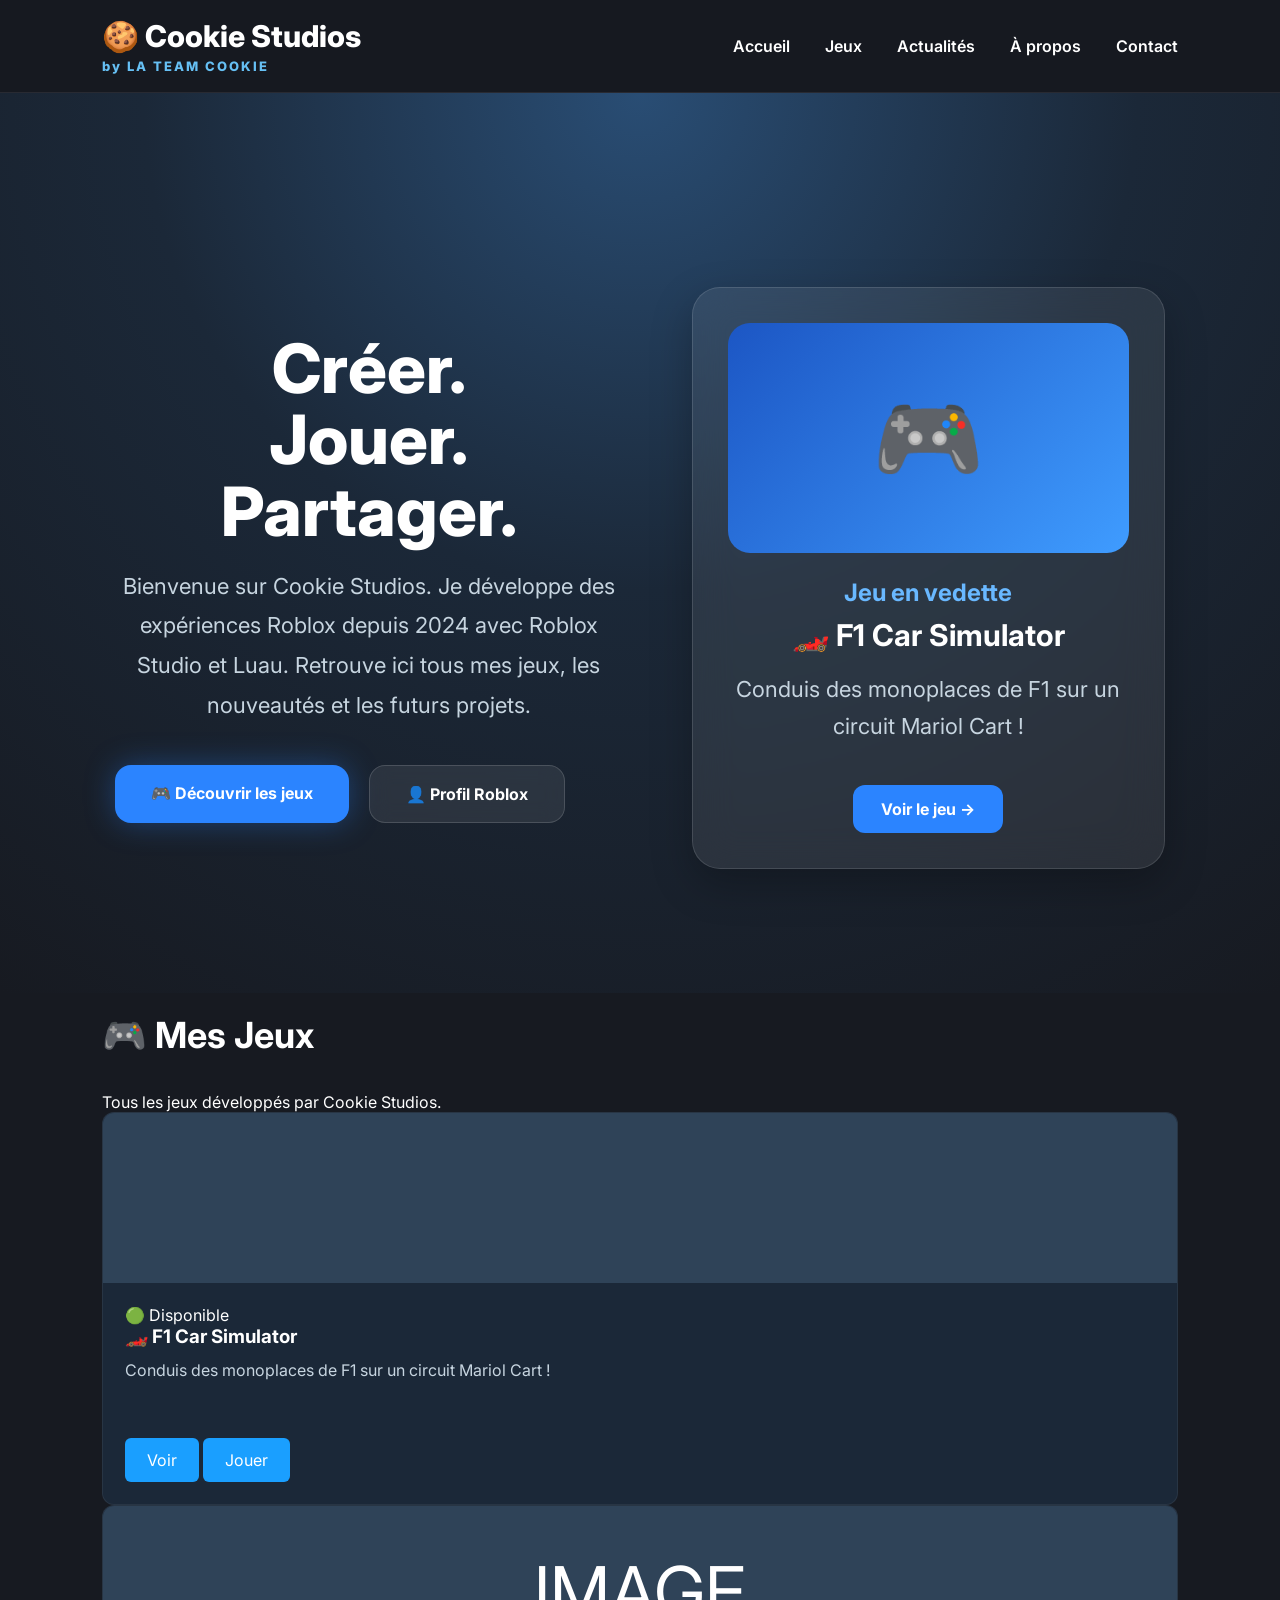
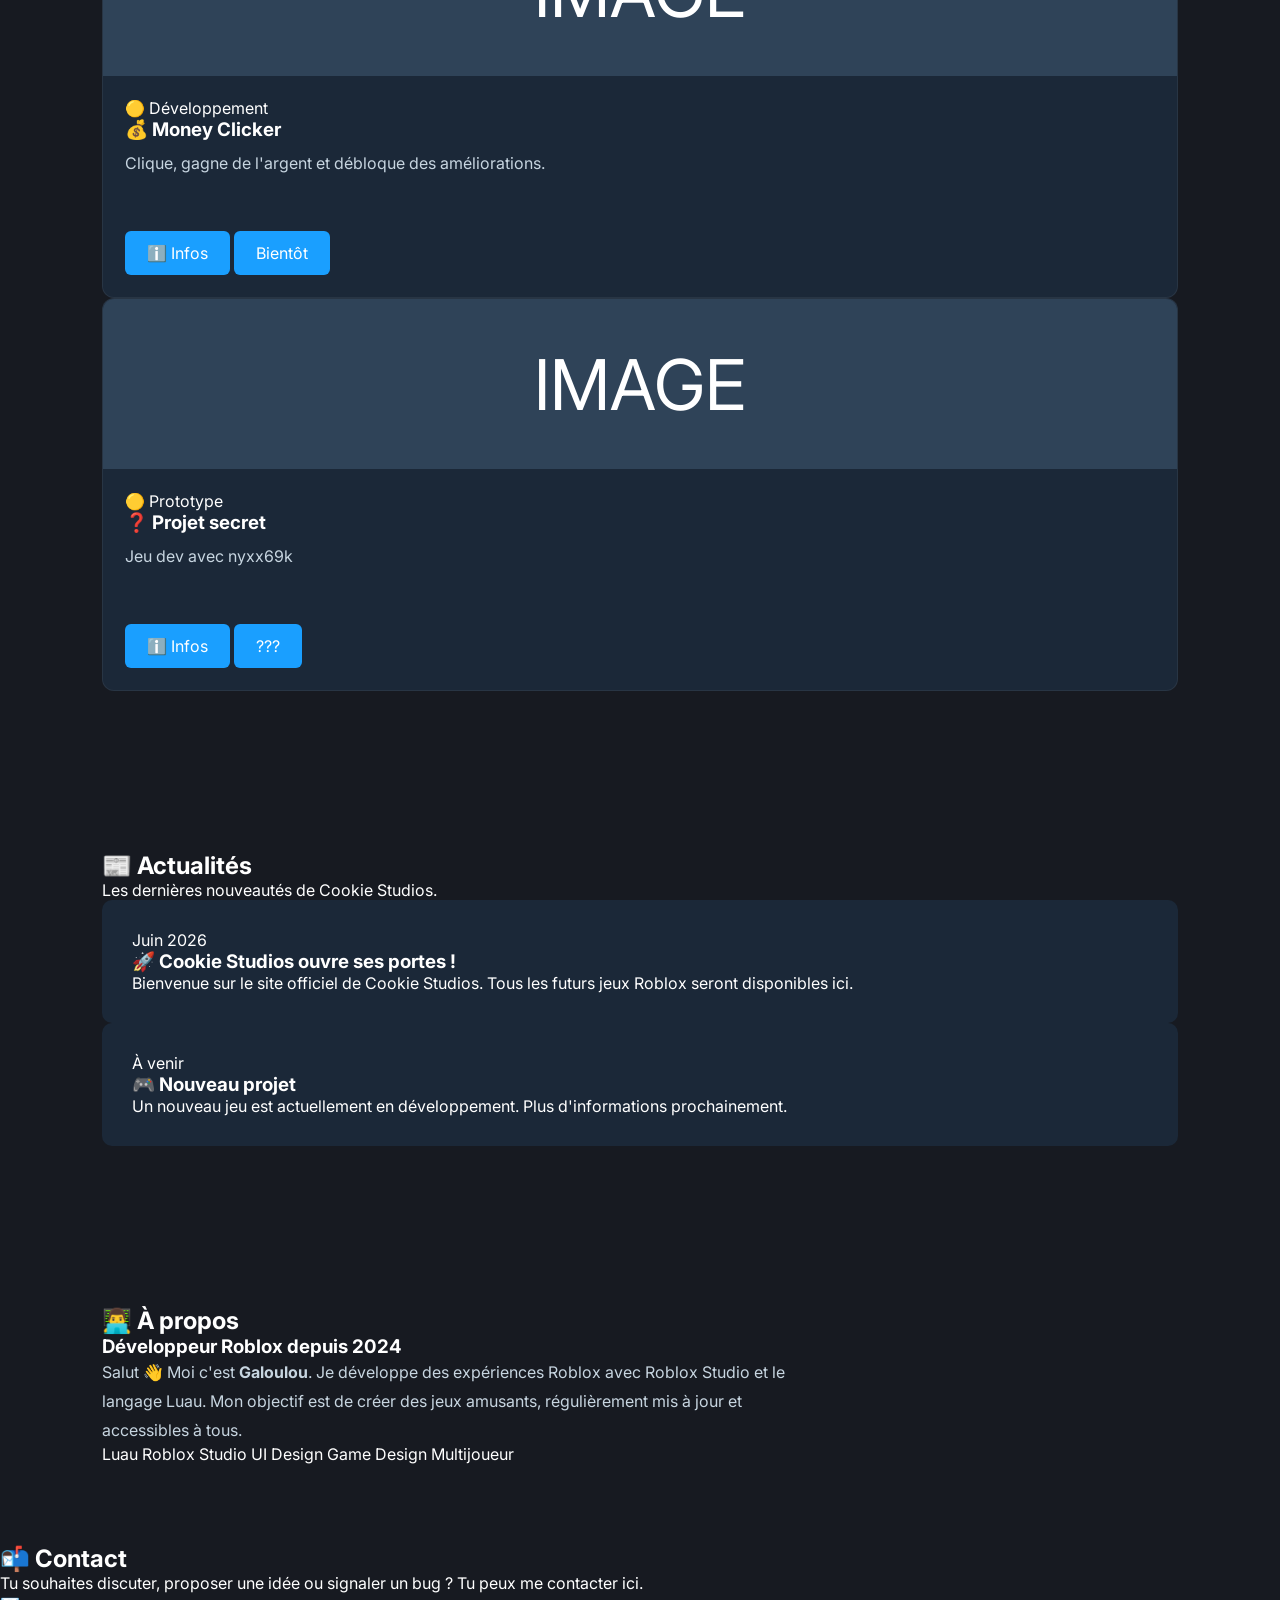
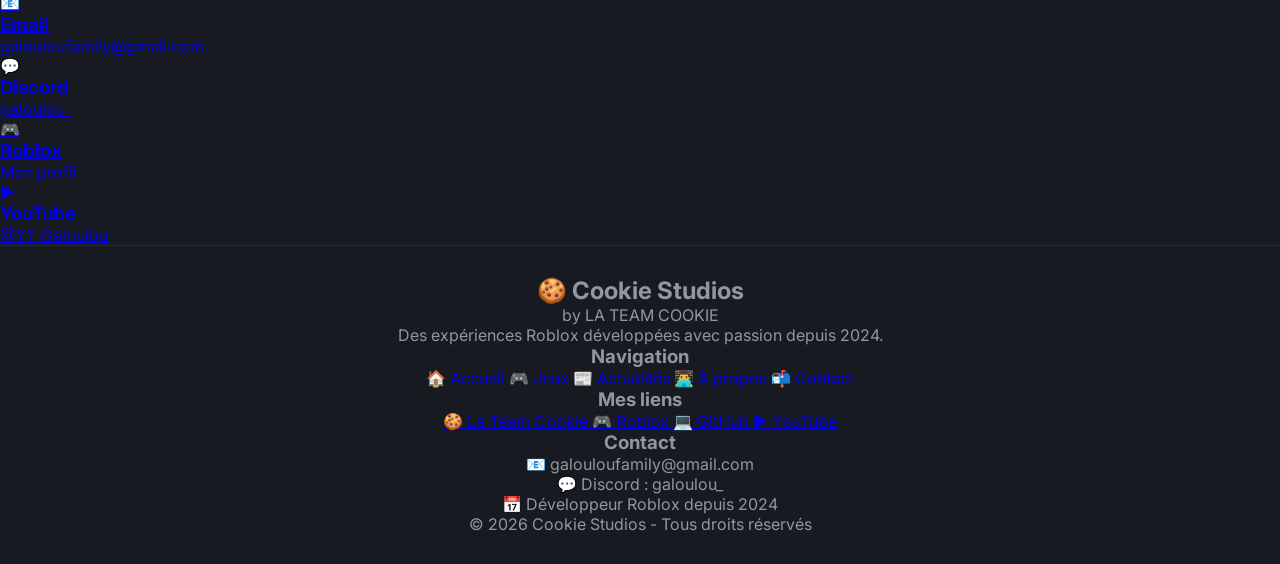
<file: index.html>
<!DOCTYPE html>
<html lang="fr">

<head>

<meta charset="UTF-8">
<meta name="viewport" content="width=device-width, initial-scale=1.0">

<title>🍪 Cookie Studios</title>

<link rel="icon"
href="data:image/svg+xml,<svg xmlns=%22http://www.w3.org/2000/svg%22 viewBox=%220 0 100 100%22><text y=%22.9em%22 font-size=%2290%22>🍪</text></svg>">

<link rel="stylesheet" href="style.css">

<link rel="preconnect" href="https://fonts.googleapis.com">
<link rel="preconnect" href="https://fonts.gstatic.com" crossorigin>

<link href="https://fonts.googleapis.com/css2?family=Inter:wght@300;400;500;600;700;800&display=swap" rel="stylesheet">

</head>

<body>

<header>

<div class="logo">

<a href="https://galoulou.github.io/la-team-cookie/">

🍪 Cookie Studios

</a>

<span>by LA TEAM COOKIE</span>

</div>

<nav>

<a href="#">Accueil</a>

<a href="#games">Jeux</a>

<a href="#news">Actualités</a>

<a href="#about">À propos</a>

<a href="#contact">Contact</a>

</nav>

</header>

<section class="hero">

<div class="hero-left">

<h1>

Créer.<br>

Jouer.<br>

Partager.

</h1>

<p>

Bienvenue sur Cookie Studios.

Je développe des expériences Roblox depuis 2024 avec Roblox Studio et Luau.

Retrouve ici tous mes jeux, les nouveautés et les futurs projets.

</p>

<div class="hero-buttons">

<a
class="main-btn"
href="#games">

🎮 Découvrir les jeux

</a>

<a
class="secondary-btn"
target="_blank"
href="href="https://www.roblox.com/fr/games/120422444595323/New-Update-F1-Car-Simulator"">

👤 Profil Roblox

</a>

</div>

</div>

<div class="hero-right">

<div class="featured-game">

<div class="featured-image">

🎮

</div>

<h2>

Jeu en vedette

</h2>

<h3>

🏎️ F1 Car Simulator

</h3>

<p>

Conduis des monoplaces de F1 sur un circuit Mariol Cart !

</p>

<a
class="play-btn"
href="#games">

Voir le jeu →

</a>

</div>

</div>

</section>

<section id="games">

<div class="section-title">

<h2>

🎮 Mes Jeux

</h2>

<p>

Tous les jeux développés par Cookie Studios.

</p>

</div>

<div class="games-grid">

<div class="game-card">

<div class="game-image">

</div>

<div class="game-content">

<span class="status online">

🟢 Disponible

</span>

<h3>

🏎️ F1 Car Simulator

</h3>

<p>

Conduis des monoplaces de F1 sur un circuit Mariol Cart !

</p>

<div class="game-buttons">

<a href="#">

Voir

</a>

<a
target="_blank"
href="https://www.roblox.com/fr/users/4710906672/profile">

Jouer

</a>

</div>

</div>

</div>

<div class="game-card">

<div class="game-image">

IMAGE

</div>

<div class="game-content">

<span class="status beta">

🟡 Développement

</span>

<h3>

💰 Money Clicker

</h3>

<p>

Clique, gagne de l'argent et débloque des améliorations.

</p>

<div class="game-buttons">

<a href="#">

ℹ️ Infos

</a>

<a href="#">

Bientôt

</a>

</div>

</div>

</div>

<div class="game-card">

<div class="game-image">

IMAGE

</div>

<div class="game-content">

<span class="status beta">

🟡 Prototype

</span>

<h3>

❓ Projet secret

</h3>

<p>

Jeu dev avec nyxx69k 

</p>

<div class="game-buttons">

<a href="#">

ℹ️ Infos

</a>

<a href="#">

???

</a>

</div>

</div>

</div>

</div>

</section>
<section id="news">

    <div class="section-title">

        <h2>📰 Actualités</h2>

        <p>
            Les dernières nouveautés de Cookie Studios.
        </p>

    </div>

    <div class="news-grid">

        <div class="news-card">

            <span class="news-date">
                Juin 2026
            </span>

            <h3>
                🚀 Cookie Studios ouvre ses portes !
            </h3>

            <p>
                Bienvenue sur le site officiel de Cookie Studios.
                Tous les futurs jeux Roblox seront disponibles ici.
            </p>

        </div>

        <div class="news-card">

            <span class="news-date">
                À venir
            </span>

            <h3>
                🎮 Nouveau projet
            </h3>

            <p>
                Un nouveau jeu est actuellement en développement.
                Plus d'informations prochainement.
            </p>

        </div>

    </div>

</section>

<section id="about">

    <div class="section-title">

        <h2>👨‍💻 À propos</h2>

    </div>

    <div class="about-box">

        <h3>
            Développeur Roblox depuis 2024
        </h3>

        <p>

            Salut 👋

            Moi c'est <strong>Galoulou</strong>.

            Je développe des expériences Roblox avec Roblox Studio
            et le langage Luau.

            Mon objectif est de créer des jeux amusants,
            régulièrement mis à jour et accessibles à tous.

        </p>

        <div class="skills">

            <span>Luau</span>

            <span>Roblox Studio</span>

            <span>UI Design</span>

            <span>Game Design</span>

            <span>Multijoueur</span>

        </div>

    </div>

</section>

<section id="contact">

<h2 class="section-title">
📬 Contact
</h2>

<p class="contact-text">
Tu souhaites discuter, proposer une idée ou signaler un bug ?
Tu peux me contacter ici.
</p>

<div class="contact-grid">

<a href="mailto:galouloufamily@gmail.com" class="contact-card">

<div class="icon">📧</div>

<h3>Email</h3>

<p>galouloufamily@gmail.com</p>

</a>

<a href="https://discord.gg/y2CqfuQHKR"
target="_blank"
class="contact-card">

<div class="icon">💬</div>

<h3>Discord</h3>

<p>galoulou_</p>

</a>

<a href="https://www.roblox.com/fr/users/4710906672/profile"
target="_blank"
class="contact-card">

<div class="icon">🎮</div>

<h3>Roblox</h3>

<p>Mon profil</p>

</a>

<a href="https://www.youtube.com/@YT_Galoulou"
target="_blank"
class="contact-card">

<div class="icon">▶️</div>

<h3>YouTube</h3>

<p>@YT_Galoulou</p>

</a>
</div>
</section>
<footer>

    <div class="footer-container">

        <div class="footer-logo">

            <h2>🍪 Cookie Studios</h2>

            <p>
                by LA TEAM COOKIE
            </p>

            <p class="footer-description">
                Des expériences Roblox développées avec passion depuis 2024.
            </p>

        </div>

        <div class="footer-links">

            <h3>Navigation</h3>

            <a href="#">🏠 Accueil</a>
            <a href="#games">🎮 Jeux</a>
            <a href="#news">📰 Actualités</a>
            <a href="#about">👨‍💻 À propos</a>
            <a href="#contact">📬 Contact</a>

        </div>

        <div class="footer-links">

            <h3>Mes liens</h3>

            <a target="_blank"
               href="https://galoulou.github.io/la-team-cookie/">

               🍪 La Team Cookie

            </a>

            <a target="_blank"
               href="https://www.roblox.com/fr/users/4710906672/profile">

               🎮 Roblox

            </a>

            <a target="_blank"
               href="https://github.com/Galoulou">

               💻 GitHub

            </a>

            <a target="_blank"
               href="https://www.youtube.com/@YT_Galoulou">

               ▶️ YouTube

            </a>

        </div>

        <div class="footer-links">

            <h3>Contact</h3>

            <p>📧 galouloufamily@gmail.com</p>

            <p>💬 Discord : galoulou_</p>

            <p>📅 Développeur Roblox depuis 2024</p>

        </div>

    </div>

    <div class="footer-bottom">

        © 2026 Cookie Studios - Tous droits réservés

    </div>

</footer>

<script src="script.js"></script>

</body>

</html>
</file>
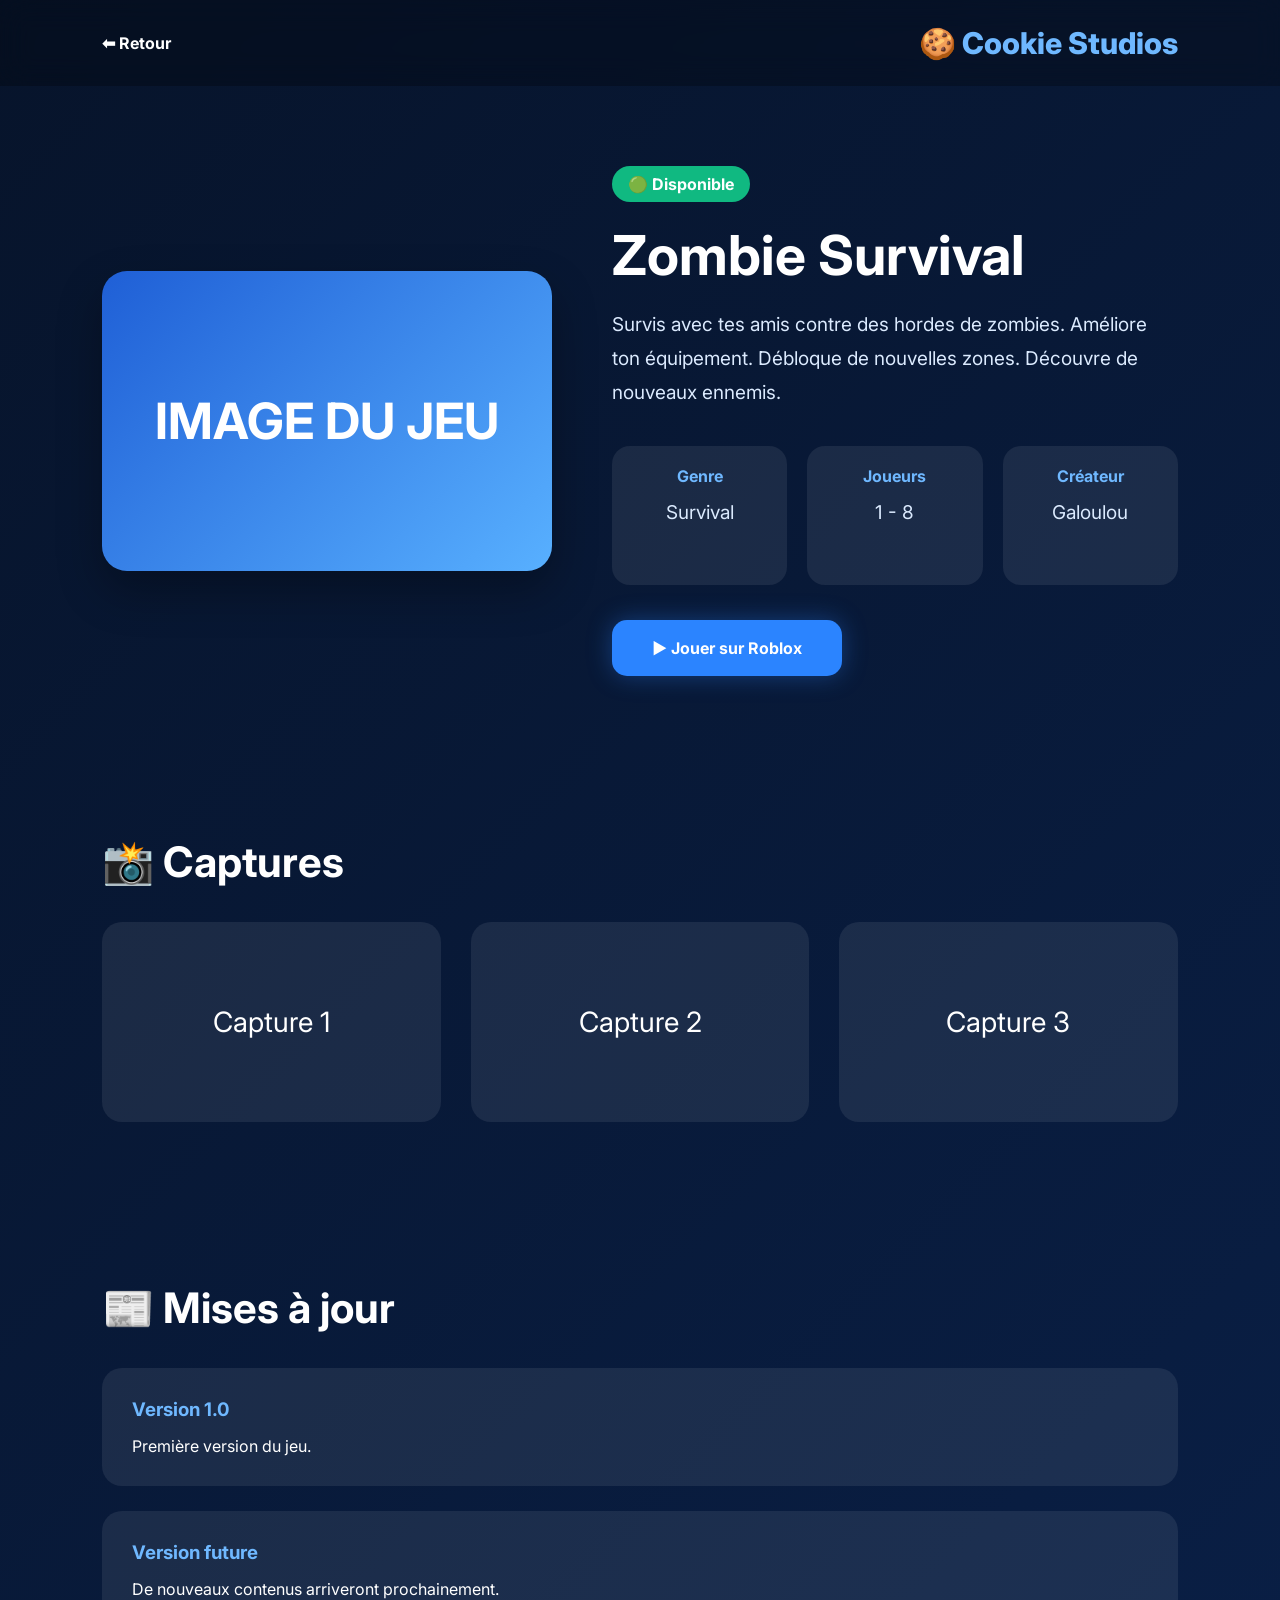
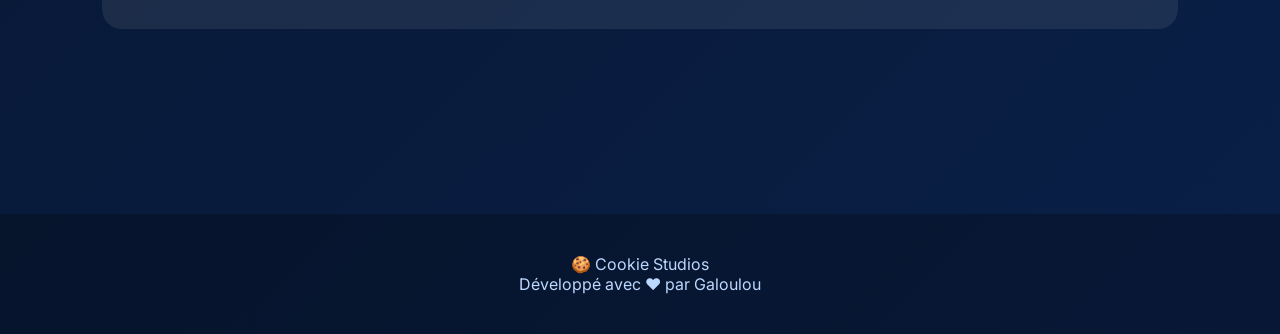
<file: game.html>
<!DOCTYPE html>
<html lang="fr">

<head>

<meta charset="UTF-8">
<meta name="viewport" content="width=device-width, initial-scale=1.0">

<title>🎮 Cookie Studios | Jeu</title>

<link rel="icon"
href="data:image/svg+xml,<svg xmlns='http://www.w3.org/2000/svg' viewBox='0 0 100 100'><text y='.9em' font-size='90'>🍪</text></svg>">

<link rel="stylesheet" href="game.css">

<link rel="preconnect" href="https://fonts.googleapis.com">
<link rel="preconnect" href="https://fonts.gstatic.com" crossorigin>

<link href="https://fonts.googleapis.com/css2?family=Inter:wght@300;400;500;600;700;800&display=swap" rel="stylesheet">

</head>

<body>

<header>

<a href="index.html" class="back">

⬅ Retour

</a>

<div class="logo">

🍪 Cookie Studios

</div>

</header>

<section class="banner">

<div class="banner-image">

IMAGE DU JEU

</div>

<div class="banner-content">

<span class="status">

🟢 Disponible

</span>

<h1 id="game-title">

Zombie Survival

</h1>

<p id="game-description">

Survis avec tes amis contre des hordes de zombies.
Améliore ton équipement.
Débloque de nouvelles zones.
Découvre de nouveaux ennemis.

</p>

<div class="infos">

<div>

<strong>Genre</strong>

<p id="game-genre">

Survival

</p>

</div>

<div>

<strong>Joueurs</strong>

<p id="game-players">

1 - 8

</p>

</div>

<div>

<strong>Créateur</strong>

<p>

Galoulou

</p>

</div>

</div>

<a
id="play-button"
class="play"

target="_blank"

href="https://www.roblox.com/fr/users/4710906672/profile">

▶ Jouer sur Roblox

</a>

</div>

</section>

<section class="screens">

<h2>

📸 Captures

</h2>

<div class="gallery">

<div class="screen">

Capture 1

</div>

<div class="screen">

Capture 2

</div>

<div class="screen">

Capture 3

</div>

</div>

</section>

<section class="updates">

<h2>

📰 Mises à jour

</h2>

<div class="update">

<h3>

Version 1.0

</h3>

<p>

Première version du jeu.

</p>

</div>

<div class="update">

<h3>

Version future

</h3>

<p>

De nouveaux contenus arriveront prochainement.

</p>

</div>

</section>

<footer>

<p>

🍪 Cookie Studios

</p>

<p>

Développé avec ❤️ par Galoulou

</p>

</footer>

<script src="game.js"></script>

</body>

</html>
</file>
<file: style.css>
/* ===========================
   COOKIE STUDIOS
   by LA TEAM COOKIE
=========================== */

*{
margin:0;
padding:0;
box-sizing:border-box;
scroll-behavior:smooth;
font-family:'Inter',sans-serif;
}

body{

background:linear-gradient(135deg,#07142b,#0b1f47,#123d88,#07142b);
background-size:400% 400%;
animation:bg 15s ease infinite;

color:white;

overflow-x:hidden;

}

@keyframes bg{

0%{background-position:0% 50%;}
50%{background-position:100% 50%;}
100%{background-position:0% 50%;}

}

/* HEADER */

header{

position:fixed;

top:0;
left:0;

width:100%;

display:flex;

justify-content:space-between;
align-items:center;

padding:20px 8%;

background:rgba(10,15,40,.55);

backdrop-filter:blur(18px);

border-bottom:1px solid rgba(255,255,255,.08);

z-index:9999;

}

.logo{

display:flex;
flex-direction:column;

}

.logo a{

color:white;

font-size:30px;

font-weight:800;

text-decoration:none;

transition:.3s;

}

.logo a:hover{

color:#7dc3ff;

}

.logo span{

font-size:13px;

color:#8db8ff;

letter-spacing:2px;

margin-top:4px;

}

/* NAVIGATION */

nav{

display:flex;

gap:30px;

}

nav a{

color:white;

text-decoration:none;

font-weight:600;

transition:.3s;

position:relative;

}

nav a::after{

content:"";

position:absolute;

left:0;
bottom:-6px;

width:0%;

height:2px;

background:#69b8ff;

transition:.35s;

}

nav a:hover{

color:#7dc3ff;

}

nav a:hover::after{

width:100%;

}

/* HERO */

.hero{

min-height:100vh;

padding:170px 9% 100px;

display:grid;

grid-template-columns:1fr 420px;

gap:70px;

align-items:center;

}

.hero-left h1{

font-size:72px;

line-height:1.05;

margin-bottom:30px;

}

.hero-left p{

font-size:20px;

line-height:1.8;

max-width:700px;

color:#d8e7ff;

margin-bottom:40px;

}

/* BOUTONS */

.hero-buttons{

display:flex;

gap:20px;

flex-wrap:wrap;

}

.main-btn{

background:#2b84ff;

color:white;

text-decoration:none;

padding:18px 36px;

border-radius:16px;

font-weight:700;

transition:.35s;

box-shadow:0 0 30px rgba(43,132,255,.35);

}

.main-btn:hover{

transform:translateY(-6px);

box-shadow:0 0 45px rgba(43,132,255,.55);

}

.secondary-btn{

background:rgba(255,255,255,.08);

border:1px solid rgba(255,255,255,.15);

backdrop-filter:blur(10px);

padding:18px 36px;

border-radius:16px;

color:white;

text-decoration:none;

font-weight:700;

transition:.35s;

}

.secondary-btn:hover{

transform:translateY(-6px);

background:rgba(255,255,255,.15);

}

/* JEU EN VEDETTE */

.featured-game{

background:rgba(255,255,255,.08);

border:1px solid rgba(255,255,255,.12);

backdrop-filter:blur(20px);

border-radius:28px;

padding:35px;

transition:.4s;

box-shadow:0 15px 40px rgba(0,0,0,.25);

}

.featured-game:hover{

transform:translateY(-12px);

}

.featured-image{

height:230px;

border-radius:22px;

background:linear-gradient(135deg,#1c56c4,#3f9cff);

display:flex;

justify-content:center;

align-items:center;

font-size:90px;

margin-bottom:25px;

}

.featured-game h2{

color:#69b8ff;

margin-bottom:10px;

}

.featured-game h3{

font-size:30px;

margin-bottom:18px;

}

.featured-game p{

line-height:1.7;

color:#d8e7ff;

margin-bottom:25px;

}

.play-btn{

display:inline-block;

padding:14px 28px;

border-radius:12px;

background:#2b84ff;

color:white;

text-decoration:none;

font-weight:700;

transition:.3s;

}

.play-btn:hover{

transform:scale(1.05);

}/* ==========================
   LA TEAM COOKIE
   ROBLOX GAMES
========================== */

*{
    margin:0;
    padding:0;
    box-sizing:border-box;
}

html{
    scroll-behavior:smooth;
}

body{

    font-family:"Inter",sans-serif;

    background:#171A21;

    color:white;

}

/* ==========================
   HEADER
========================== */

header{

    position:sticky;
    top:0;

    display:flex;
    justify-content:space-between;
    align-items:center;

    padding:18px 8%;

    background:rgba(23,26,33,.92);

    backdrop-filter:blur(12px);

    border-bottom:1px solid rgba(255,255,255,.08);

    z-index:999;

}

.logo{

    font-size:28px;

    font-weight:800;

}

.logo span{

    color:#66C0F4;

}

nav{

    display:flex;

    gap:35px;

}

nav a{

    color:white;

    text-decoration:none;

    font-weight:600;

    transition:.25s;

}

nav a:hover{

    color:#66C0F4;

}

/* ==========================
   HERO
========================== */

.hero{

    height:500px;

    display:flex;

    justify-content:center;

    align-items:center;

    text-align:center;

    background:
    radial-gradient(circle at top,#294d74 0%,#1b2838 45%,#171A21 100%);

}

.hero h1{

    font-size:68px;

    font-weight:800;

    margin-bottom:20px;

}

.hero p{

    font-size:22px;

    color:#c7d5e0;

    margin-bottom:40px;

}

.hero-button{

    display:inline-block;

    text-decoration:none;

    color:white;

    background:#1A9FFF;

    padding:18px 38px;

    border-radius:8px;

    font-weight:bold;

    transition:.3s;

}

.hero-button:hover{

    transform:translateY(-4px);

    background:#66C0F4;

    box-shadow:0 0 20px #1A9FFF;

}

/* ==========================
   SEARCH
========================== */

.search{

    padding:50px 8%;

}

#search{

    width:100%;

    padding:18px;

    border:none;

    outline:none;

    border-radius:8px;

    background:#1B2838;

    color:white;

    font-size:17px;

}

/* ==========================
   GAMES
========================== */

#games{

    padding:20px 8% 80px;

}

#games h2{

    margin-bottom:35px;

    font-size:36px;

}

#games-container{

    display:grid;

    grid-template-columns:
    repeat(auto-fit,minmax(280px,1fr));

    gap:30px;

}

.game-card{

    background:#1B2838;

    border-radius:12px;

    overflow:hidden;

    transition:.3s;

    border:1px solid rgba(255,255,255,.06);

}

.game-card:hover{

    transform:translateY(-8px);

    box-shadow:0 0 25px rgba(102,192,244,.35);

}

.game-image{

    height:170px;

    background:#2f4358;

    display:flex;

    align-items:center;

    justify-content:center;

    font-size:70px;

}

.game-content{

    padding:22px;

}

.game-content h3{

    margin-bottom:10px;

}

.game-content p{

    color:#c7d5e0;

    line-height:1.5;

    min-height:60px;

}

.game-content a{

    display:inline-block;

    margin-top:20px;

    background:#1A9FFF;

    color:white;

    text-decoration:none;

    padding:12px 22px;

    border-radius:6px;

    transition:.3s;

}

.game-content a:hover{

    background:#66C0F4;

}

/* ==========================
   NEWS
========================== */

#news{

    padding:80px 8%;

}

.news-card{

    background:#1B2838;

    padding:30px;

    border-radius:10px;

}

/* ==========================
   ABOUT
========================== */

#about{

    padding:80px 8%;

}

#about p{

    color:#c7d5e0;

    line-height:1.8;

    max-width:700px;

}

/* ==========================
   FOOTER
========================== */

footer{

    padding:30px;

    text-align:center;

    border-top:1px solid rgba(255,255,255,.08);

    color:#8F98A0;

}

/* ==========================
   RESPONSIVE
========================== */

@media(max-width:900px){

header{

flex-direction:column;

gap:20px;

}

nav{

flex-wrap:wrap;

justify-content:center;

}

.hero h1{

font-size:46px;

}

.hero p{

font-size:18px;

}
   .game-buttons{
    display:flex;
    gap:10px;
    margin-top:20px;
}

.game-buttons a{
    flex:1;
    text-align:center;
    text-decoration:none;
    padding:12px;
    border-radius:6px;
    font-weight:600;
    transition:.25s;
}

.details-btn{
    background:#2b3f55;
    color:white;
}

.details-btn:hover{
    background:#3a5674;
}

.play-btn{
    background:#1A9FFF;
    color:white;
}

.play-btn:hover{
    background:#66C0F4;
}
.badge{

    position:absolute;

    top:15px;

    right:15px;

    background:#1A9FFF;

    color:white;

    padding:6px 12px;

    border-radius:20px;

    font-size:12px;

    font-weight:bold;

}

.game-image{

    position:relative;

}

.infos{

    display:flex;

    justify-content:space-between;

    margin-top:15px;

    color:#9fb4c7;

    font-size:14px;

}

.status{

    margin-top:12px;

    color:#57cb57;

    font-weight:bold;

}

.game-buttons{

    display:flex;

    gap:10px;

    margin-top:20px;

}

.game-buttons a{

    flex:1;

    text-align:center;

    text-decoration:none;

    padding:12px;

    border-radius:6px;

    transition:.25s;

    font-weight:600;

}

.details-btn{

    background:#31465f;

    color:white;

}

.details-btn:hover{

    background:#45627f;

}

.play-btn{

    background:#1A9FFF;

    color:white;

}

.play-btn:hover{

    background:#66C0F4;

}
/*================ HERO V2 ================*/

.hero{

display:grid;

grid-template-columns:1.2fr .8fr;

gap:60px;

padding:120px 10%;

min-height:90vh;

align-items:center;

}

.hero-left h1{

font-size:70px;

line-height:1.1;

margin:20px 0;

}

.hero-left p{

font-size:20px;

line-height:1.7;

color:#c7d5e0;

margin-bottom:40px;

}

.studio{

display:inline-block;

padding:8px 18px;

background:#1A9FFF;

border-radius:30px;

font-weight:bold;

}

.hero-buttons{

display:flex;

gap:20px;

flex-wrap:wrap;

}

.secondary{

background:#2b3f55!important;

}

.hero-card{

background:#1B2838;

padding:35px;

border-radius:18px;

box-shadow:0 20px 50px rgba(0,0,0,.35);

transition:.3s;

}

.hero-card:hover{

transform:translateY(-10px);

}

.hero-card-top{

color:#66C0F4;

font-weight:bold;

margin-bottom:15px;

}

.hero-card h2{

font-size:36px;

margin-bottom:20px;

}

.hero-card p{

line-height:1.7;

color:#c7d5e0;

margin-bottom:35px;

}

.play-featured{

display:block;

text-align:center;

padding:16px;

background:#1A9FFF;

color:white;

text-decoration:none;

border-radius:8px;

font-weight:bold;

transition:.3s;

}

.play-featured:hover{

background:#66C0F4;

}

@media(max-width:900px){

.hero{

grid-template-columns:1fr;

text-align:center;

}

.hero-buttons{

justify-content:center;

}

}
/* ===========================
   SECTIONS
=========================== */

section{

padding:90px 9%;

}

.section-title{

text-align:center;

margin-bottom:60px;

}

.section-title h2{

font-size:48px;

margin-bottom:15px;

}

.section-title p{

font-size:18px;

color:#bdd8ff;

}

/* ===========================
   GAMES GRID
=========================== */

.games-grid{

display:grid;

grid-template-columns:repeat(auto-fit,minmax(320px,1fr));

gap:35px;

}

.game-card{

background:rgba(255,255,255,.07);

border:1px solid rgba(255,255,255,.10);

backdrop-filter:blur(18px);

border-radius:25px;

overflow:hidden;

transition:.35s;

box-shadow:0 15px 35px rgba(0,0,0,.20);

}

.game-card:hover{

transform:translateY(-12px);

box-shadow:0 20px 45px rgba(43,132,255,.20);

}

.game-image{

height:220px;

background:linear-gradient(135deg,#2167d6,#4ba8ff);

display:flex;

justify-content:center;

align-items:center;

font-size:45px;

font-weight:800;

}

.game-content{

padding:25px;

}

.game-content h3{

font-size:30px;

margin:15px 0;

}

.game-content p{

line-height:1.7;

color:#d8e7ff;

margin-bottom:25px;

}

.status{

display:inline-block;

padding:8px 14px;

border-radius:999px;

font-size:14px;

font-weight:700;

}

.online{

background:#0fb66f;

}

.beta{

background:#d89d0d;

}

.game-buttons{

display:flex;

gap:15px;

margin-top:20px;

}

.game-buttons a{

flex:1;

padding:14px;

text-align:center;

text-decoration:none;

font-weight:700;

border-radius:12px;

transition:.3s;

}

.game-buttons a:first-child{

background:#2b84ff;

color:white;

}

.game-buttons a:last-child{

background:rgba(255,255,255,.08);

border:1px solid rgba(255,255,255,.12);

color:white;

}

.game-buttons a:hover{

transform:translateY(-5px);

}

/* ===========================
   NEWS
=========================== */

.news-grid{

display:grid;

grid-template-columns:repeat(auto-fit,minmax(320px,1fr));

gap:30px;

}

.news-card{

background:rgba(255,255,255,.07);

padding:30px;

border-radius:22px;

border:1px solid rgba(255,255,255,.10);

transition:.35s;

}

.news-card:hover{

transform:translateY(-8px);

}

.news-date{

display:inline-block;

background:#2b84ff;

padding:8px 14px;

border-radius:999px;

font-size:13px;

margin-bottom:20px;

font-weight:700;

}

.news-card h3{

font-size:26px;

margin-bottom:15px;

}

.news-card p{

line-height:1.7;

color:#d8e7ff;

}

/* ===========================
   ABOUT
=========================== */

.about-box{

max-width:900px;

margin:auto;

background:rgba(255,255,255,.07);

padding:45px;

border-radius:25px;

border:1px solid rgba(255,255,255,.10);

text-align:center;

}

.about-box h3{

font-size:36px;

margin-bottom:25px;

}

.about-box p{

font-size:18px;

line-height:1.9;

color:#d8e7ff;

}

.skills{

display:flex;

justify-content:center;

flex-wrap:wrap;

gap:15px;

margin-top:35px;

}

.skills span{

background:#2b84ff;

padding:12px 20px;

border-radius:999px;

font-weight:700;

}

/* ===========================
   CONTACT
=========================== */

.contact-grid{

display:grid;

grid-template-columns:repeat(auto-fit,minmax(240px,1fr));

gap:25px;

}

.contact-card{

background:rgba(255,255,255,.07);

border:1px solid rgba(255,255,255,.10);

padding:35px;

border-radius:22px;

text-decoration:none;

color:white;

text-align:center;

transition:.35s;

}

.contact-card:hover{

transform:translateY(-10px);

background:rgba(43,132,255,.18);

}

.contact-card h3{

margin:20px 0 10px;

font-size:24px;

}

.contact-card p{

color:#d8e7ff;

}
/* ===========================
   FOOTER
=========================== */

footer{

margin-top:80px;

background:rgba(0,0,0,.35);

backdrop-filter:blur(20px);

border-top:1px solid rgba(255,255,255,.08);

}

.footer-container{

display:grid;

grid-template-columns:2fr 1fr 1fr 1fr;

gap:50px;

padding:70px 9%;

}

.footer-logo h2{

font-size:34px;

margin-bottom:10px;

}

.footer-logo p{

color:#b8d7ff;

line-height:1.8;

}

.footer-description{

margin-top:20px;

max-width:400px;

}

.footer-links{

display:flex;

flex-direction:column;

}

.footer-links h3{

margin-bottom:20px;

font-size:22px;

}

.footer-links a,
.footer-links p{

margin-bottom:14px;

text-decoration:none;

color:#cfe4ff;

transition:.3s;

}

.footer-links a:hover{

color:#7dc3ff;

padding-left:8px;

}

.footer-bottom{

padding:25px;

text-align:center;

border-top:1px solid rgba(255,255,255,.08);

font-size:15px;

color:#9ec8ff;

}

/* ===========================
   SCROLLBAR
=========================== */

::-webkit-scrollbar{

width:10px;

}

::-webkit-scrollbar-track{

background:#08152c;

}

::-webkit-scrollbar-thumb{

background:#2b84ff;

border-radius:50px;

}

::-webkit-scrollbar-thumb:hover{

background:#5ea8ff;

}

/* ===========================
   APPARITION AU SCROLL
=========================== */

.hero,
.game-card,
.news-card,
.about-box,
.contact-card{

opacity:0;

transform:translateY(40px);

animation:fadeUp .8s forwards;

}

.game-card:nth-child(2){

animation-delay:.15s;

}

.game-card:nth-child(3){

animation-delay:.3s;

}

.news-card:nth-child(2){

animation-delay:.2s;

}

.contact-card:nth-child(2){

animation-delay:.1s;

}

.contact-card:nth-child(3){

animation-delay:.2s;

}

.contact-card:nth-child(4){

animation-delay:.3s;

}

@keyframes fadeUp{

to{

opacity:1;

transform:translateY(0);

}

}

/* ===========================
   RESPONSIVE
=========================== */

@media(max-width:1100px){

.hero{

grid-template-columns:1fr;

text-align:center;

}

.hero-left{

display:flex;

flex-direction:column;

align-items:center;

}

.hero-right{

margin-top:40px;

}

.footer-container{

grid-template-columns:1fr 1fr;

}

}

@media(max-width:800px){

header{

padding:18px 6%;

flex-direction:column;

gap:20px;

}

nav{

flex-wrap:wrap;

justify-content:center;

gap:18px;

}

.hero{

padding-top:180px;

}

.hero-left h1{

font-size:52px;

}

.hero-left p{

font-size:18px;

}

.hero-buttons{

justify-content:center;

}

.section-title h2{

font-size:38px;

}

.featured-image{

height:180px;

font-size:70px;

}

.game-image{

height:180px;

}

.footer-container{

grid-template-columns:1fr;

text-align:center;

}

.footer-logo{

display:flex;

flex-direction:column;

align-items:center;

}

.footer-description{

max-width:100%;

}

}

@media(max-width:550px){

.hero-left h1{

font-size:42px;

}

.main-btn,
.secondary-btn{

width:100%;

text-align:center;

}

.game-buttons{

flex-direction:column;

}

.contact-grid{

grid-template-columns:1fr;

}

.games-grid{

grid-template-columns:1fr;

}

.news-grid{

grid-template-columns:1fr;

}

}

/* ===========================
   FIN DU CSS
=========================== */
</file>
<file: game.css>
/* ===========================
   COOKIE STUDIOS - GAME PAGE
=========================== */

*{
margin:0;
padding:0;
box-sizing:border-box;
font-family:'Inter',sans-serif;
scroll-behavior:smooth;
}

body{

background:linear-gradient(135deg,#07142b,#0c2b63,#07142b);
background-size:400% 400%;
animation:bg 15s ease infinite;

color:white;

overflow-x:hidden;

}

@keyframes bg{

0%{background-position:0% 50%;}
50%{background-position:100% 50%;}
100%{background-position:0% 50%;}

}

/* HEADER */

header{

display:flex;

justify-content:space-between;

align-items:center;

padding:25px 8%;

background:rgba(0,0,0,.25);

backdrop-filter:blur(15px);

position:sticky;

top:0;

z-index:999;

}

.logo{

font-size:30px;

font-weight:800;

color:#6fb8ff;

}

.back{

text-decoration:none;

color:white;

font-weight:700;

transition:.3s;

}

.back:hover{

color:#6fb8ff;

}

/* BANNER */

.banner{

padding:80px 8%;

display:grid;

grid-template-columns:450px 1fr;

gap:60px;

align-items:center;

}

.banner-image{

height:300px;

border-radius:25px;

background:linear-gradient(135deg,#1f5fd6,#58b0ff);

display:flex;

justify-content:center;

align-items:center;

font-size:50px;

font-weight:700;

box-shadow:0 20px 45px rgba(0,0,0,.3);

}

.status{

display:inline-block;

padding:8px 16px;

background:#10b981;

border-radius:999px;

font-weight:700;

margin-bottom:20px;

}

.banner h1{

font-size:55px;

margin-bottom:20px;

}

.banner p{

font-size:19px;

line-height:1.8;

color:#dbeafe;

margin-bottom:35px;

}

.infos{

display:grid;

grid-template-columns:repeat(3,1fr);

gap:20px;

margin-bottom:35px;

}

.infos div{

background:rgba(255,255,255,.08);

padding:20px;

border-radius:18px;

text-align:center;

}

.infos strong{

display:block;

margin-bottom:10px;

color:#6fb8ff;

}

/* PLAY BUTTON */

.play{

display:inline-block;

padding:18px 40px;

background:#2b84ff;

color:white;

text-decoration:none;

font-weight:700;

border-radius:15px;

transition:.3s;

box-shadow:0 0 25px rgba(43,132,255,.35);

}

.play:hover{

transform:translateY(-5px);

}

/* GALLERY */

.screens{

padding:80px 8%;

}

.screens h2{

font-size:42px;

margin-bottom:35px;

}

.gallery{

display:grid;

grid-template-columns:repeat(auto-fit,minmax(300px,1fr));

gap:30px;

}

.screen{

height:200px;

border-radius:20px;

background:rgba(255,255,255,.08);

display:flex;

justify-content:center;

align-items:center;

font-size:28px;

transition:.3s;

}

.screen:hover{

transform:translateY(-8px);

}

/* UPDATES */

.updates{

padding:80px 8%;

}

.updates h2{

font-size:42px;

margin-bottom:35px;

}

.update{

background:rgba(255,255,255,.08);

padding:30px;

border-radius:20px;

margin-bottom:25px;

}

.update h3{

margin-bottom:15px;

color:#6fb8ff;

}

/* FOOTER */

footer{

margin-top:80px;

padding:40px;

text-align:center;

background:rgba(0,0,0,.25);

color:#bdd8ff;

}

/* RESPONSIVE */

@media(max-width:950px){

.banner{

grid-template-columns:1fr;

}

.banner-image{

height:250px;

}

.infos{

grid-template-columns:1fr;

}

.banner h1{

font-size:42px;

}

}

@media(max-width:600px){

header{

flex-direction:column;

gap:20px;

}

.banner{

padding:50px 6%;

}

.play{

width:100%;

text-align:center;

}

.gallery{

grid-template-columns:1fr;

}

}
</file>
